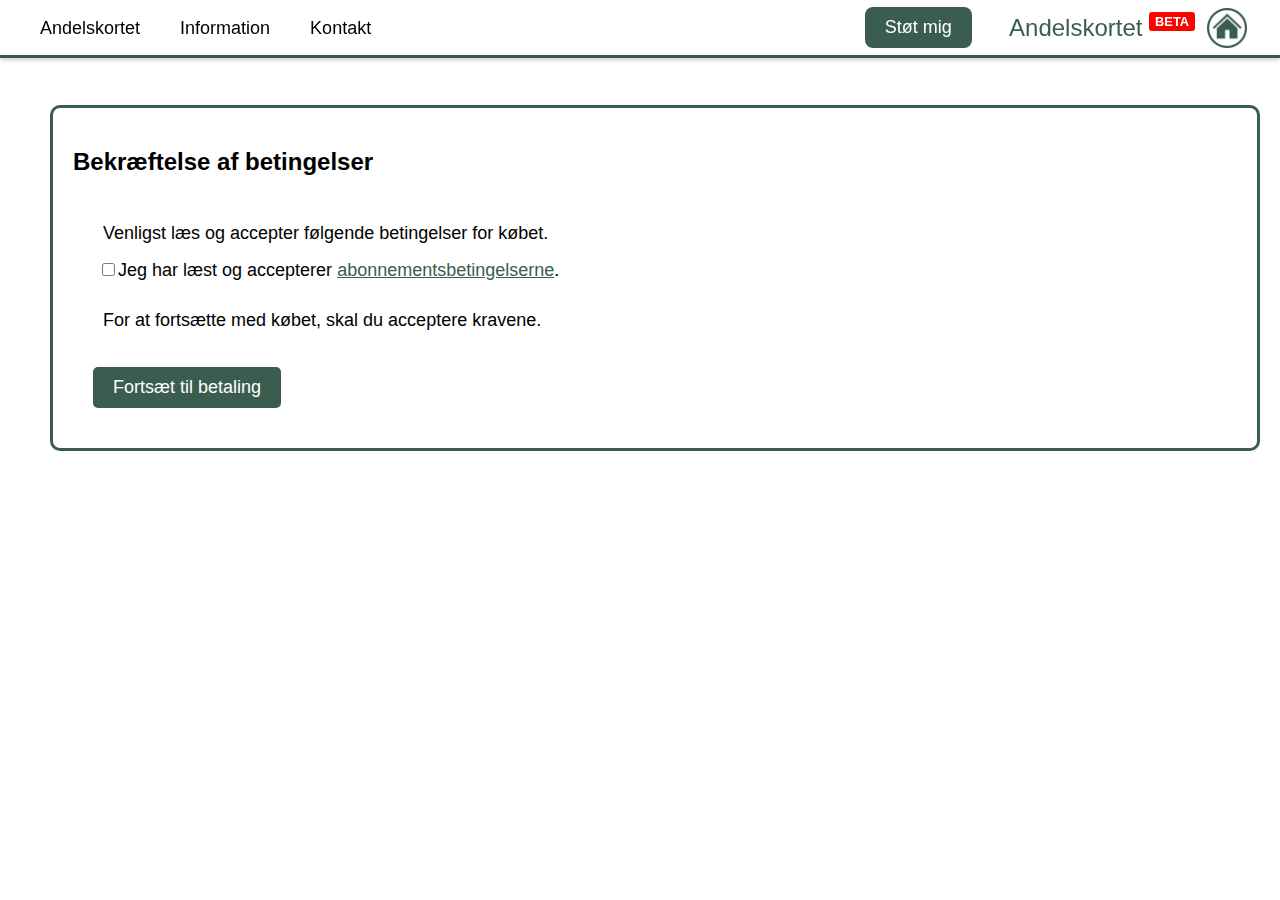
<file: adgang.html>
<!DOCTYPE html>
<html>
<head>
    <title>Andelskortet</title>
    <link rel="stylesheet" href="css/styles.css">
    <link rel="apple-touch-icon" sizes="180x180" href="resources/apple-touch-icon.png">
    <link rel="icon" type="image/png" sizes="32x32" href="resources/favicon-32x32.png">
    <link rel="icon" type="image/png" sizes="16x16" href="resources/favicon-16x16.png">
    <link rel="manifest" href="resources/site.webmanifest">
    <style>
        body {
            background-color: white;
            font-family: Arial, Helvetica, sans-serif;
        }

        .requirements-section {
            margin-top: 50px;
            margin-left: 50px;
            margin-right: 20px;
            padding: 20px;
            background-color: white;
            border: 3px solid rgb(58, 93, 80);
            border-radius: 10px;
        }

        .requirements-title {
            font-size: 24px;
            font-weight: bold;
            margin-bottom: 10px;
        }

        .requirements-text {
            font-family: Arial, Helvetica, sans-serif;
            /* margin-bottom: 10px; */
            line-height: 100%;
        }

        .requirements-check {
            font-family: Arial, Helvetica, sans-serif;
            padding-left: 25px;
            /* margin-bottom: 10px; */
        }

        .continue-button {
            background-color: rgb(58, 93, 80);
            color: white;
            border: none;
            border-radius: 5px;
            padding: 10px 20px;
            font-size: 18px;
            font-family: Arial, Helvetica, sans-serif;
            cursor: pointer;
            margin: 20px;
        }
        /* Beta label styling */
        .beta-label {
            font-family: Helvetica, sans-serif;
            font-size: 0.8rem;
            font-weight: bold;
            color: white;
            background-color: red;
            padding: 2px 6px;
            border-radius: 3px;
            vertical-align: top;
        }
    </style>
</head>

<!-- Google tag (gtag.js) -->
<script async src="https://www.googletagmanager.com/gtag/js?id=G-6B5E8KFFNB"></script>
<script>
  window.dataLayer = window.dataLayer || [];
  function gtag(){dataLayer.push(arguments);}
  gtag('js', new Date());

  gtag('config', 'G-6B5E8KFFNB');
</script>

<body>
    <nav>
        <ul>
            <li><a href="index.html" style="font-family: Helvetica;">Andelskortet</a></li>
            <li class="dropdown">
                <a href="#" style="font-family: Helvetica;">Information</a>
                <ul class="dropdown-menu">
                    <li><a href="/hvordan.html">Hvordan virker det?</a></li>
                    <li><a href="/hvor.html">Hvor kommer dataen fra?</a></li>
                </ul>
            </li>
            <li><a href="contact.html" style="font-family: Helvetica;">Kontakt</a></li>
        </ul>
        <a href="https://ko-fi.com/andelskortet" class="support-button" style="background-color: rgb(58, 93, 80); padding: 10px 20px; border-radius: 8px; color: white; text-decoration: none; font-family: Helvetica; margin-right: 3%;">Støt mig</a>

        <h1 style="font-family: Helvetica; font-weight: normal;">Andelskortet <span class="beta-label">BETA</span></h1>
        <img src="resources/grøn.png" style="width: auto; height: 35; padding: 3px; padding-left: 12px;">
    </nav>

    <div class="requirements-section">
        <h2 class="requirements-title">Bekræftelse af betingelser<br></h2>
        <p class="requirements-text"><br>Venligst læs og accepter følgende betingelser for købet.</p>
        <label class="requirements-check">
            <input type="checkbox" id="requirements-checkbox">Jeg har læst og accepterer <a href="handelsbetingelser.html" style="color: rgb(58, 93, 80);">abonnementsbetingelserne</a>.
        </label>
        <p class="requirements-text">
            For at fortsætte med købet, skal du acceptere kravene.
        </p>
        <button class="continue-button" onclick="validateRequirements()">Fortsæt til betaling</button>
    </div>

    <script>
        function validateRequirements() {
            const checkbox = document.getElementById('requirements-checkbox');
            if (checkbox.checked) {
                // Proceed with payment
                alert('Kravene er accepteret. Betaling kan fortsætte.');
            } else {
                alert('Du skal acceptere kravene for at fortsætte med betalingen.');
            }
        }
    </script>
</body>
</html>
</file>
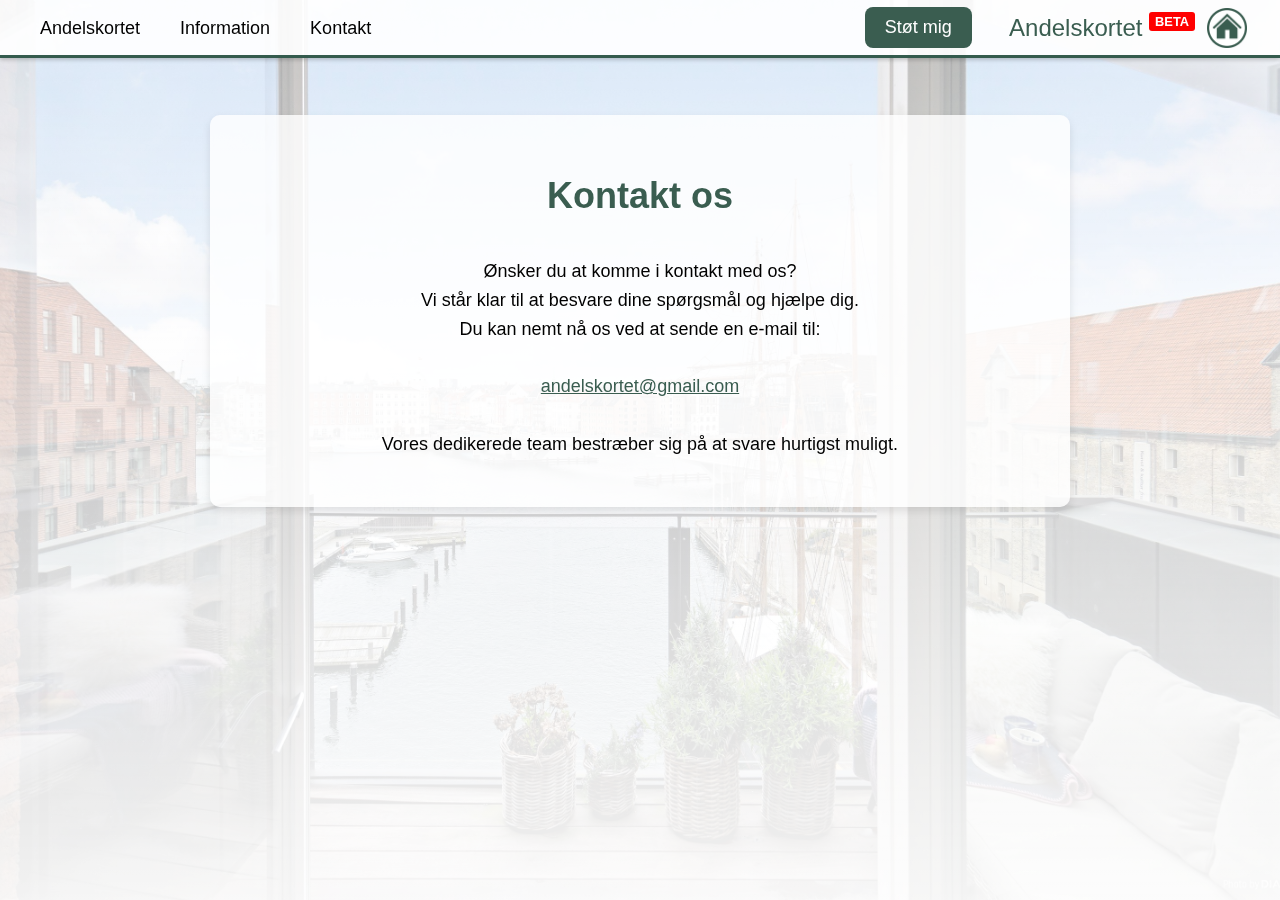
<file: contact.html>
<!DOCTYPE html>
<html>
<head>
    <title>Andelskortet</title>
    <link rel="stylesheet" href="css/styles.css">
    <link rel="apple-touch-icon" sizes="180x180" href="resources/apple-touch-icon.png">
    <link rel="icon" type="image/png" sizes="32x32" href="resources/favicon-32x32.png">
    <link rel="icon" type="image/png" sizes="16x16" href="resources/favicon-16x16.png">
    <link rel="manifest" href="resources/site.webmanifest">
    <style>
    
    body {
      background-image: url('resources/kontakt.jpg');
      background-size: cover;
      background-repeat: no-repeat;
      background-attachment: fixed;
      background-position: center center;
  }
  .container {
            max-width: 800px;
            margin: auto;
            padding: 30px;
            margin-top: 60px;
            background-color: rgba(255, 255, 255, 0.8);
            border-radius: 10px;
            box-shadow: 0 4px 8px rgba(0, 0, 0, 0.1);
        }
    h1{
      margin-top: 30px; /* Reduce space above the h1 */
      margin-bottom: 40px; /* Reduce space above the h1 */

    }
  /* Add a gradient overlay */
  body::before {
      content: "";
      position: fixed;
      top: 0;
      left: 0;
      width: 100%;
      height: 100%;
      background: linear-gradient(rgba(255, 255, 255, 0.65), rgba(255, 255, 255, 0.95));
      z-index: -1;
  }
  

        </style>
</head>
<!-- Google tag (gtag.js) -->
<script async src="https://www.googletagmanager.com/gtag/js?id=G-6B5E8KFFNB"></script>
<script>
  window.dataLayer = window.dataLayer || [];
  function gtag(){dataLayer.push(arguments);}
  gtag('js', new Date());

  gtag('config', 'G-6B5E8KFFNB');
</script>

<body>
  <nav>
    <ul>
        <li><a href="index.html" style="font-family: Helvetica;">Andelskortet</a></li>
        <li class="dropdown">
            <a href="#" style="font-family: Helvetica;">Information</a>
            <ul class="dropdown-menu">
                <li><a href="/hvordan.html">Hvordan virker det?</a></li>
                <li><a href="/hvor.html">Hvor kommer dataen fra?</a></li>
            </ul>
        </li>
        <li><a href="contact.html" style="font-family: Helvetica;">Kontakt</a></li>
    </ul>
    <a href="https://ko-fi.com/andelskortet" class="support-button" style="background-color: rgb(58, 93, 80); padding: 10px 20px; border-radius: 8px; color: white; text-decoration: none; font-family: Helvetica; margin-right: 3%;">Støt mig</a>

    <h1 style="font-family: Helvetica; font-weight: normal;">Andelskortet <span class="beta-label">BETA</span></h1>
    <img src="resources/grøn.png" style="width: auto; height: 35; padding: 3px; padding-left: 12px;">
</nav>

  <div class="container">

      <h1>Kontakt os</h1>

      <p style="text-align: center; line-height: 1.6;">
        Ønsker du at komme i kontakt med os?  <br> Vi står klar til at besvare dine spørgsmål og hjælpe dig. <br>  Du kan nemt nå os ved at sende en e-mail til: <br><br>
          <a href="mailto:andelskortet@gmail.com" style="color: rgb(58, 93, 80); font-style:bold;"> andelskortet@gmail.com</a> <br><br>
      
          Vores dedikerede team bestræber sig på at svare hurtigst muligt. <br>  
      </p>

  </div>
  </body>
</html>
</file>
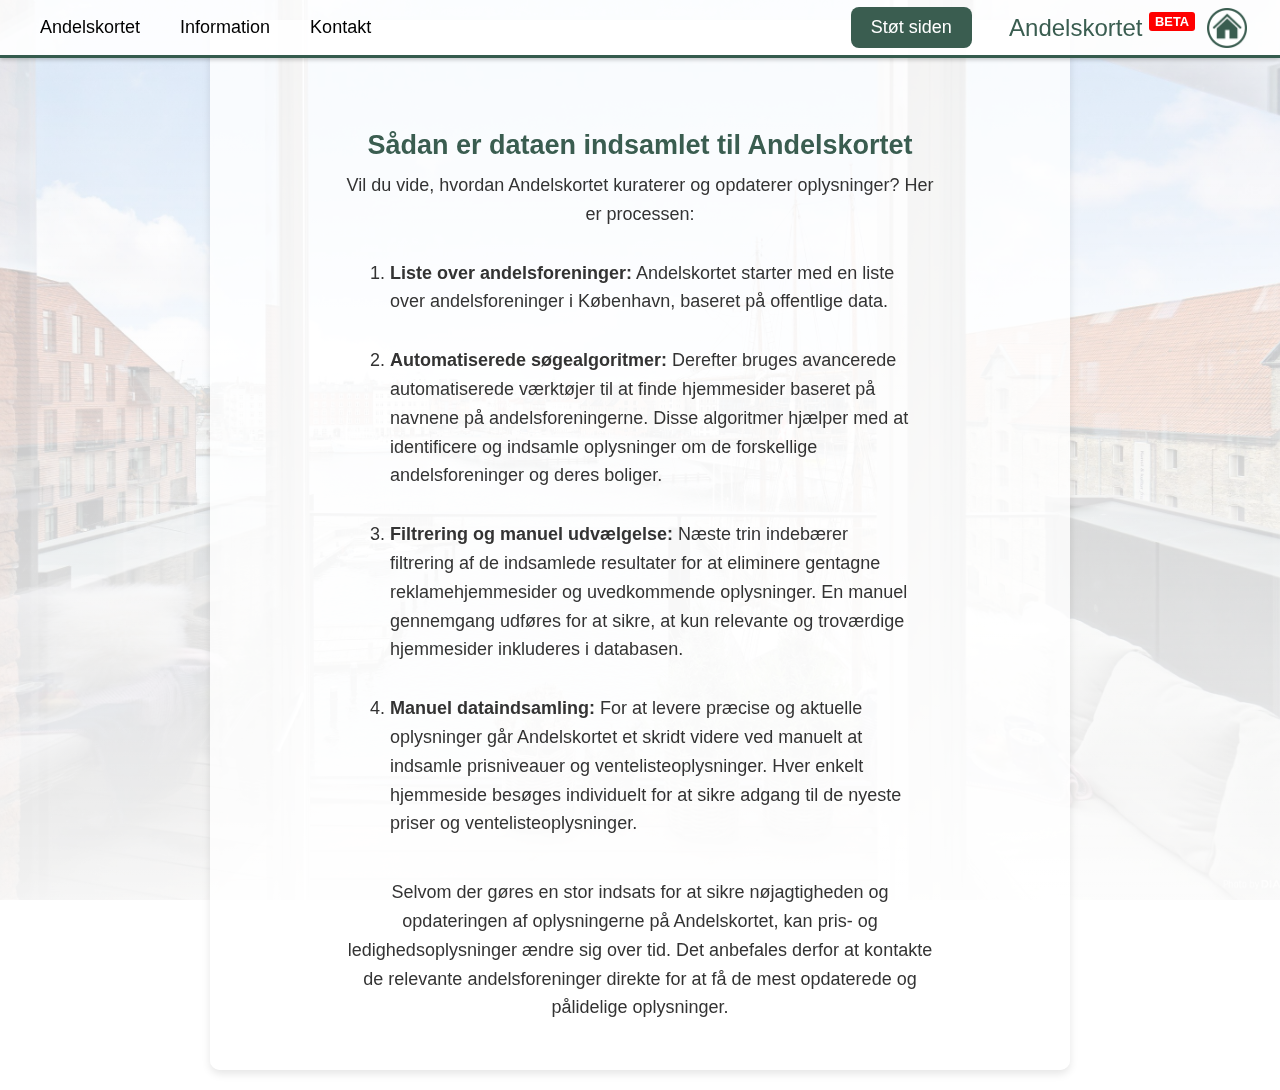
<file: hvor-kommer-dataen-fra.html>
<!DOCTYPE html>
<html>
<head>
    <title>Andelskortet</title>
    <link rel="stylesheet" href="css/styles.css">
    <link rel="apple-touch-icon" sizes="180x180" href="resources/apple-touch-icon.png">
    <link rel="icon" type="image/png" sizes="32x32" href="resources/favicon-32x32.png">
    <link rel="icon" type="image/png" sizes="16x16" href="resources/favicon-16x16.png">
    <link rel="manifest" href="resources/site.webmanifest">
    <script async src="https://pagead2.googlesyndication.com/pagead/js/adsbygoogle.js?client=ca-pub-9472244536659073" crossorigin="anonymous"></script>

    <style>
        
        body {
            background-image: url('resources/kontakt.jpg');
            background-size: cover;
            background-repeat: no-repeat;
            background-attachment: fixed;
            background-position: center center;
            font-family: Helvetica, sans-serif;
            margin: 0;
            padding: 20px;
            color: #333;
        }
        body::before {
            content: "";
            position: fixed;
            top: 0;
            left: 0;
            width: 100%;
            height: 100%;
            background: linear-gradient(rgba(255, 255, 255, 0.65), rgba(255, 255, 255, 0.95));
            z-index: -1;
        }
        .container {
            max-width: 800px;
            margin: auto;
            padding: 30px;
            background-color: rgba(255, 255, 255, 0.8);
            border-radius: 10px;
            box-shadow: 0 4px 8px rgba(0, 0, 0, 0.1);
        }
        @media (max-width: 600px) {
            .container {
                padding: 20px;
                margin: 10px;
            }
        }
        h1 {
            text-align: center;
            color: #3a5d50;
            font-size: 1.5em; /* Adjust font size to match h2 */
            margin-bottom: 10px;
        }
        h2 {
            text-align: center;
            color: #3a5d50;
            font-size: 1.2em; /* Smaller than h1 but not h3 */
        }
        p, ul, ol {
            line-height: 1.6;
            margin-top: 0;
            margin-bottom: 1em;
        }
        ul, ol {
            padding-left: 20px;
            margin-top: 0;
            margin-bottom: 0;
        }
        .extra-space {
            margin-bottom: 1.5em;
            margin-left: 1em;
            margin-right: 1em;
        }

    </style>
</head>
<!-- Google tag (gtag.js) -->
<script async src="https://www.googletagmanager.com/gtag/js?id=G-6B5E8KFFNB"></script>
<script>
  window.dataLayer = window.dataLayer || [];
  function gtag(){dataLayer.push(arguments);}
  gtag('js', new Date());

  gtag('config', 'G-6B5E8KFFNB');
</script>

<body>
  <nav>
    <ul>
        <li><a href="index.html" style="font-family: Helvetica;">Andelskortet</a></li>
        <li class="dropdown">
            <a href="#" style="font-family: Helvetica;">Information</a>
            <ul class="dropdown-menu">
                <li><a href="/hvordan-virker-det.html">Hvordan virker det?</a></li>
                <li><a href="/hvor-kommer-dataen-fra.html">Hvor kommer dataen fra?</a></li>
            </ul>
        </li>
        <li><a href="kontakt.html" style="font-family: Helvetica;">Kontakt</a></li>
    </ul>
    <a href="https://buy.stripe.com/eVa2aA3Ig2It4AEbII" class="support-button" style="background-color: rgb(58, 93, 80); padding: 10px 20px; border-radius: 8px; color: white; text-decoration: none; font-family: Helvetica; margin-right: 3%;">Støt siden</a>

    <h1 style="font-family: Helvetica; font-weight: normal;">Andelskortet <span class="beta-label">BETA</span></h1>
    <img src="resources/grøn.png" style="width: auto; height: 35; padding: 3px; padding-left: 12px;">
</nav>

  <div class="container">
    <h1>Sådan er dataen indsamlet til Andelskortet</h1>
    <p style="line-height: 1.6; text-align: center; margin-left: 100px; margin-right: 100px;">
      Vil du vide, hvordan Andelskortet kuraterer og opdaterer oplysninger? Her er processen:
    </p>
    <ol style="line-height: 1.6; text-align: left; margin-left: 100px; margin-right: 100px;">
      <li>
        <strong>Liste over andelsforeninger:</strong> Andelskortet starter med en liste over andelsforeninger i København, baseret på offentlige data.
      </li>
      <li>
        <strong>Automatiserede søgealgoritmer:</strong> Derefter bruges avancerede automatiserede værktøjer til at finde hjemmesider baseret på navnene på andelsforeningerne. Disse algoritmer hjælper med at identificere og indsamle oplysninger om de forskellige andelsforeninger og deres boliger.
      </li>
      <li>
        <strong>Filtrering og manuel udvælgelse:</strong> Næste trin indebærer filtrering af de indsamlede resultater for at eliminere gentagne reklamehjemmesider og uvedkommende oplysninger. En manuel gennemgang udføres for at sikre, at kun relevante og troværdige hjemmesider inkluderes i databasen.
      </li>
      <li>
        <strong>Manuel dataindsamling:</strong> For at levere præcise og aktuelle oplysninger går Andelskortet et skridt videre ved manuelt at indsamle prisniveauer og ventelisteoplysninger. Hver enkelt hjemmeside besøges individuelt for at sikre adgang til de nyeste priser og ventelisteoplysninger.
      </li>
      </ol>
      <p style="line-height: 1.6; text-align: center; margin-left: 100px; margin-right: 100px; margin-top: 40px;">
        Selvom der gøres en stor indsats for at sikre nøjagtigheden og opdateringen af oplysningerne på Andelskortet, kan pris- og ledighedsoplysninger ændre sig over tid. Det anbefales derfor at kontakte de relevante andelsforeninger direkte for at få de mest opdaterede og pålidelige oplysninger.
      </p>
      
    </p>
  </div>
</body>
</html>
</file>
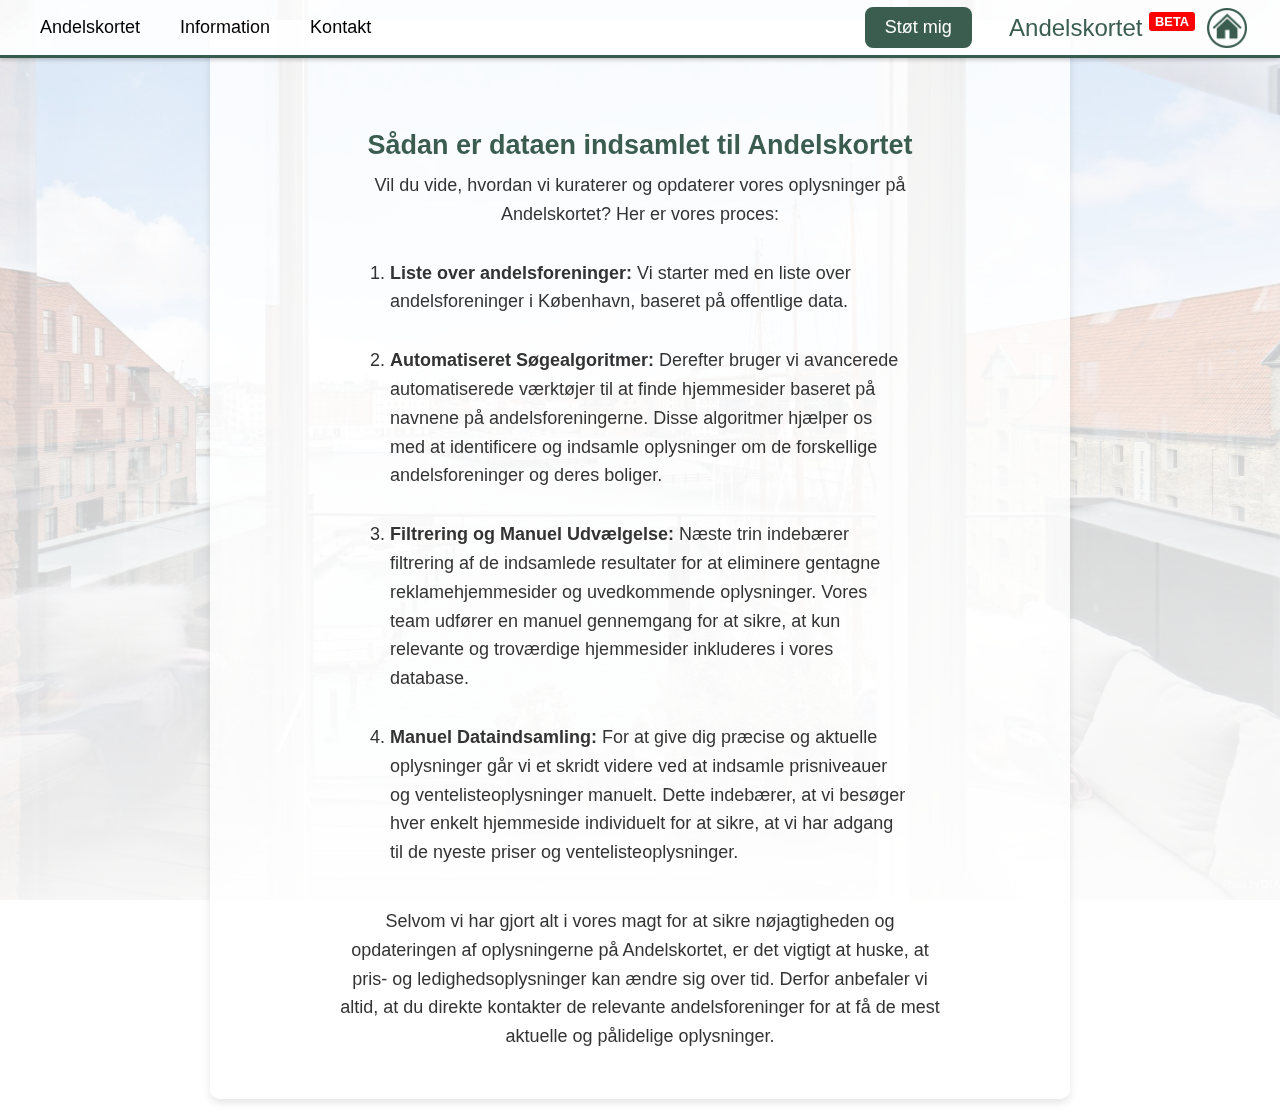
<file: hvor.html>
<!DOCTYPE html>
<html>
<head>
    <title>Andelskortet</title>
    <link rel="stylesheet" href="css/styles.css">
    <link rel="apple-touch-icon" sizes="180x180" href="resources/apple-touch-icon.png">
    <link rel="icon" type="image/png" sizes="32x32" href="resources/favicon-32x32.png">
    <link rel="icon" type="image/png" sizes="16x16" href="resources/favicon-16x16.png">
    <link rel="manifest" href="resources/site.webmanifest">
    <style>
        
        body {
            background-image: url('resources/kontakt.jpg');
            background-size: cover;
            background-repeat: no-repeat;
            background-attachment: fixed;
            background-position: center center;
            font-family: Helvetica, sans-serif;
            margin: 0;
            padding: 20px;
            color: #333;
        }
        body::before {
            content: "";
            position: fixed;
            top: 0;
            left: 0;
            width: 100%;
            height: 100%;
            background: linear-gradient(rgba(255, 255, 255, 0.65), rgba(255, 255, 255, 0.95));
            z-index: -1;
        }
        .container {
            max-width: 800px;
            margin: auto;
            padding: 30px;
            background-color: rgba(255, 255, 255, 0.8);
            border-radius: 10px;
            box-shadow: 0 4px 8px rgba(0, 0, 0, 0.1);
        }
        @media (max-width: 600px) {
            .container {
                padding: 20px;
                margin: 10px;
            }
        }
        h1 {
            text-align: center;
            color: #3a5d50;
            font-size: 1.5em; /* Adjust font size to match h2 */
            margin-bottom: 10px;
        }
        h2 {
            text-align: center;
            color: #3a5d50;
            font-size: 1.2em; /* Smaller than h1 but not h3 */
        }
        p, ul, ol {
            line-height: 1.6;
            margin-top: 0;
            margin-bottom: 1em;
        }
        ul, ol {
            padding-left: 20px;
            margin-top: 0;
            margin-bottom: 0;
        }
        .extra-space {
            margin-bottom: 1.5em;
            margin-left: 1em;
            margin-right: 1em;
        }

    </style>
</head>
<!-- Google tag (gtag.js) -->
<script async src="https://www.googletagmanager.com/gtag/js?id=G-6B5E8KFFNB"></script>
<script>
  window.dataLayer = window.dataLayer || [];
  function gtag(){dataLayer.push(arguments);}
  gtag('js', new Date());

  gtag('config', 'G-6B5E8KFFNB');
</script>

<body>
  <nav>
    <ul>
        <li><a href="index.html" style="font-family: Helvetica;">Andelskortet</a></li>
        <li class="dropdown">
            <a href="#" style="font-family: Helvetica;">Information</a>
            <ul class="dropdown-menu">
                <li><a href="/hvordan.html">Hvordan virker det?</a></li>
                <li><a href="/hvor.html">Hvor kommer dataen fra?</a></li>
            </ul>
        </li>
        <li><a href="contact.html" style="font-family: Helvetica;">Kontakt</a></li>
    </ul>
    <a href="https://ko-fi.com/andelskortet" class="support-button" style="background-color: rgb(58, 93, 80); padding: 10px 20px; border-radius: 8px; color: white; text-decoration: none; font-family: Helvetica; margin-right: 3%;">Støt mig</a>

    <h1 style="font-family: Helvetica; font-weight: normal;">Andelskortet <span class="beta-label">BETA</span></h1>
    <img src="resources/grøn.png" style="width: auto; height: 35; padding: 3px; padding-left: 12px;">
</nav>

  <div class="container">
    <h1>Sådan er dataen indsamlet til Andelskortet</h1>
    <p style="line-height: 1.6; text-align: center; margin-left: 100px; margin-right: 100px;">
      Vil du vide, hvordan vi kuraterer og opdaterer vores oplysninger på Andelskortet? Her er vores proces:
    </p>
    <ol style="line-height: 1.6; text-align: left; margin-left: 100px; margin-right: 100px;">
      <li>
        <strong>Liste over andelsforeninger:</strong> Vi starter med en liste over andelsforeninger i København, baseret på offentlige data.
      </li>
      <li>
        <strong>Automatiseret Søgealgoritmer:</strong> Derefter bruger vi avancerede automatiserede værktøjer til at finde hjemmesider baseret på navnene på andelsforeningerne. Disse algoritmer hjælper os med at identificere og indsamle oplysninger om de forskellige andelsforeninger og deres boliger.
      </li>
      <li>
        <strong>Filtrering og Manuel Udvælgelse:</strong> Næste trin indebærer filtrering af de indsamlede resultater for at eliminere gentagne reklamehjemmesider og uvedkommende oplysninger. Vores team udfører en manuel gennemgang for at sikre, at kun relevante og troværdige hjemmesider inkluderes i vores database.
      </li>
      <li>
        <strong>Manuel Dataindsamling:</strong> For at give dig præcise og aktuelle oplysninger går vi et skridt videre ved at indsamle prisniveauer og ventelisteoplysninger manuelt. Dette indebærer, at vi besøger hver enkelt hjemmeside individuelt for at sikre, at vi har adgang til de nyeste priser og ventelisteoplysninger.
      </li>
    </ol>
    <p style="line-height: 1.6; text-align: center; margin-left: 100px; margin-right: 100px; margin-top: 40px;">
      Selvom vi har gjort alt i vores magt for at sikre nøjagtigheden og opdateringen af oplysningerne på Andelskortet, er det vigtigt at huske, at pris- og ledighedsoplysninger kan ændre sig over tid. Derfor anbefaler vi altid, at du direkte kontakter de relevante andelsforeninger for at få de mest aktuelle og pålidelige oplysninger.
    </p>
  </div>
</body>
</html>
</file>
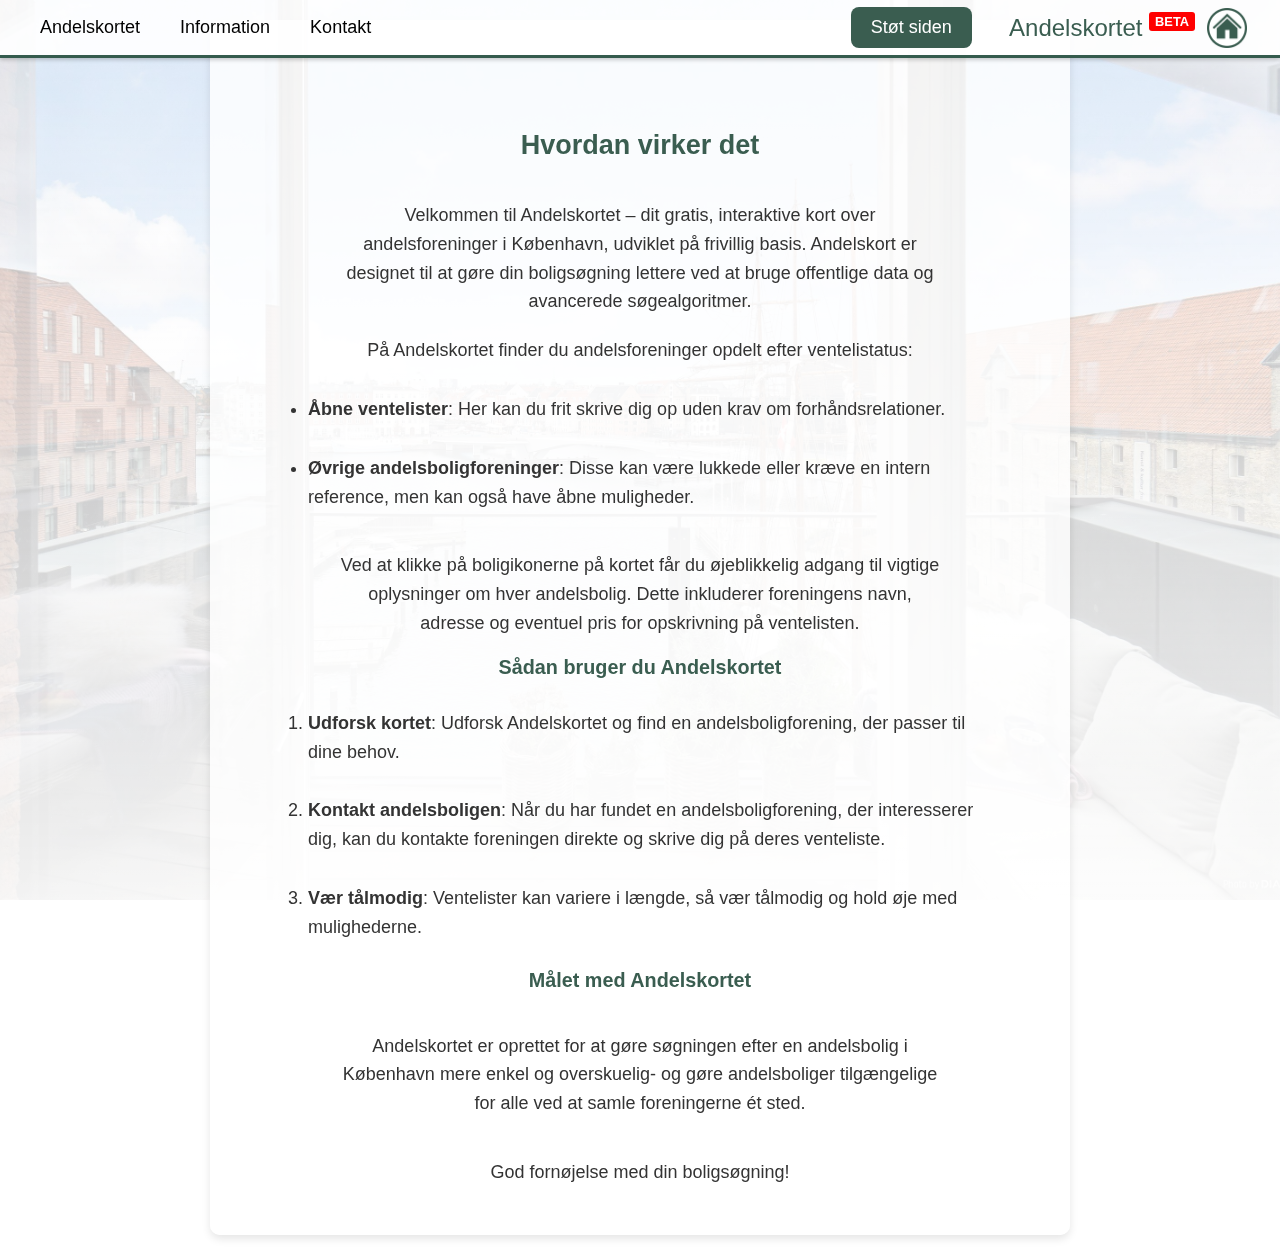
<file: hvordan-virker-det.html>
<!DOCTYPE html>
<html>
<head>
    <title>Andelskortet</title>
    <link rel="stylesheet" href="css/styles.css">
    <link rel="apple-touch-icon" sizes="180x180" href="resources/apple-touch-icon.png">
    <link rel="icon" type="image/png" sizes="32x32" href="resources/favicon-32x32.png">
    <link rel="icon" type="image/png" sizes="16x16" href="resources/favicon-16x16.png">
    <link rel="manifest" href="resources/site.webmanifest">
    <script async src="https://pagead2.googlesyndication.com/pagead/js/adsbygoogle.js?client=ca-pub-9472244536659073" crossorigin="anonymous"></script>

    <style>
      
        body {
            background-image: url('resources/kontakt.jpg');
            background-size: cover;
            background-repeat: no-repeat;
            background-attachment: fixed;
            background-position: center center;
            font-family: Helvetica, sans-serif;
            margin: 0;
            padding: 20px;
            color: #333;
        }
        body::before {
            content: "";
            position: fixed;
            top: 0;
            left: 0;
            width: 100%;
            height: 100%;
            background: linear-gradient(rgba(255, 255, 255, 0.65), rgba(255, 255, 255, 0.95));
            z-index: -1;
        }
        .container {
            max-width: 800px;
            margin: auto;
            padding: 30px;
            background-color: rgba(255, 255, 255, 0.8);
            border-radius: 10px;
            box-shadow: 0 4px 8px rgba(0, 0, 0, 0.1);
        }
        @media (max-width: 600px) {
            .container {
                padding: 20px;
                margin: 10px;
            }
        }
        h1 {
            text-align: center;
            color: #3a5d50;
            margin-bottom: 10px;
            font-size: 1.5em; /* Adjust font size to match h2 */
        }
        h2 {
            text-align: center;
            color: #3a5d50;
            font-size: 1.1em; /* Smaller than h1 but not h3 */
        }
        p, ul, ol {
            line-height: 1.6;
            margin-top: 0;
            margin-bottom: 1em;
        }
        ul, ol {
            padding-left: 20px;
            margin-top: 0;
            margin-bottom: 0;
        }
        .extra-space {
            margin-bottom: 1.5em;
            margin-left: 1em;
            margin-right: 1em;
        }
    </style>
</head>
<body>
    <nav>
        <ul>
            <li><a href="index.html" style="font-family: Helvetica;">Andelskortet</a></li>
            <li class="dropdown">
                <a href="#" style="font-family: Helvetica;">Information</a>
                <ul class="dropdown-menu">
                    <li><a href="/hvordan-virker-det.html">Hvordan virker det?</a></li>
                    <li><a href="/hvor-kommer-dataen-fra.html">Hvor kommer dataen fra?</a></li>
                </ul>
            </li>
            <li><a href="kontakt.html" style="font-family: Helvetica;">Kontakt</a></li>
        </ul>
        <a href="https://buy.stripe.com/eVa2aA3Ig2It4AEbII" class="support-button" style="background-color: rgb(58, 93, 80); padding: 10px 20px; border-radius: 8px; color: white; text-decoration: none; font-family: Helvetica; margin-right: 3%;">Støt siden</a>

        <h1 style="font-family: Helvetica; font-weight: normal;">Andelskortet <span class="beta-label">BETA</span></h1>
        <img src="resources/grøn.png" style="width: auto; height: 35; padding: 3px; padding-left: 12px;">
    </nav>

<div class="container">
  <h1>Hvordan virker det</h1>
  <p style="line-height: 1.6; text-align: center; margin-left: 100px; margin-right: 100px; margin-top: 40px;">
    Velkommen til Andelskortet – dit gratis, interaktive kort over andelsforeninger i København, udviklet på frivillig basis. Andelskort er designet til at gøre din boligsøgning lettere ved at bruge offentlige data og avancerede søgealgoritmer.</p>

    <p style="line-height: 1.6; text-align: center; margin-left: 100px; margin-right: 100px; margin-top: 20px;">
        På Andelskortet finder du andelsforeninger opdelt efter ventelistatus:</p>
  <ul class="extra-space">
      <li><strong>Åbne ventelister</strong>: Her kan du frit skrive dig op uden krav om forhåndsrelationer.</li>
      <li><strong>Øvrige andelsboligforeninger</strong>: Disse kan være lukkede eller kræve en intern reference, men kan også have åbne muligheder.</li>
  </ul>
  <p style="line-height: 1.6; text-align: center; margin-left: 100px; margin-right: 100px; margin-top: 40px;">
    Ved at klikke på boligikonerne på kortet får du øjeblikkelig adgang til vigtige oplysninger om hver andelsbolig. Dette inkluderer foreningens navn, adresse og eventuel pris for opskrivning på ventelisten.</p>

  <h2>Sådan bruger du Andelskortet</h2>
  <ol class="extra-space">
      <li><strong>Udforsk kortet</strong>: Udforsk Andelskortet og find en andelsboligforening, der passer til dine behov. </li>
      <li><strong>Kontakt andelsboligen</strong>: Når du har fundet en andelsboligforening, der interesserer dig, kan du kontakte foreningen direkte og skrive dig på deres venteliste.</li>
      <li><strong>Vær tålmodig</strong>: Ventelister kan variere i længde, så vær tålmodig og hold øje med mulighederne.</li>
  </ol>
  
  <h2>Målet med Andelskortet</h2>
  <p style="line-height: 1.6; text-align: center; margin-left: 100px; margin-right: 100px; margin-top: 40px;">
    Andelskortet er oprettet for at gøre søgningen efter en andelsbolig i København mere enkel og overskuelig- og gøre andelsboliger tilgængelige for alle ved at samle foreningerne ét sted. 
  </p>
  <p style="line-height: 1.6; text-align: center; margin-left: 100px; margin-right: 100px; margin-top: 40px;">
    God fornøjelse med din boligsøgning!
  </p>
  
</div>
</body>
</html>
</file>
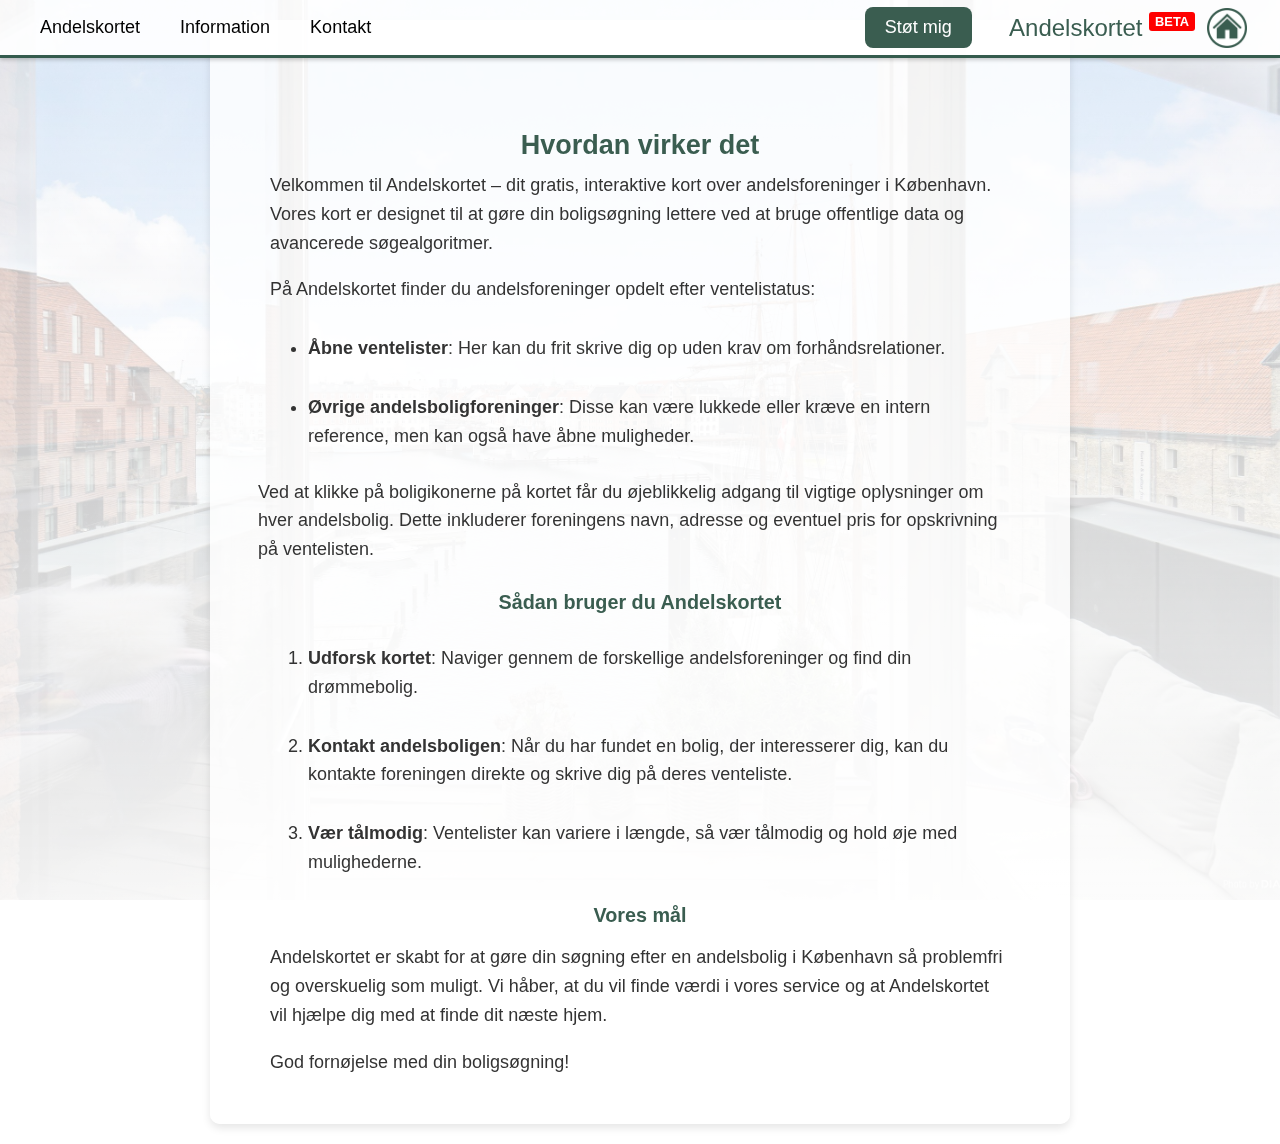
<file: hvordan.html>
<!DOCTYPE html>
<html>
<head>
    <title>Andelskortet</title>
    <link rel="stylesheet" href="css/styles.css">
    <link rel="apple-touch-icon" sizes="180x180" href="resources/apple-touch-icon.png">
    <link rel="icon" type="image/png" sizes="32x32" href="resources/favicon-32x32.png">
    <link rel="icon" type="image/png" sizes="16x16" href="resources/favicon-16x16.png">
    <link rel="manifest" href="resources/site.webmanifest">
    <style>
      
        body {
            background-image: url('resources/kontakt.jpg');
            background-size: cover;
            background-repeat: no-repeat;
            background-attachment: fixed;
            background-position: center center;
            font-family: Helvetica, sans-serif;
            margin: 0;
            padding: 20px;
            color: #333;
        }
        body::before {
            content: "";
            position: fixed;
            top: 0;
            left: 0;
            width: 100%;
            height: 100%;
            background: linear-gradient(rgba(255, 255, 255, 0.65), rgba(255, 255, 255, 0.95));
            z-index: -1;
        }
        .container {
            max-width: 800px;
            margin: auto;
            padding: 30px;
            background-color: rgba(255, 255, 255, 0.8);
            border-radius: 10px;
            box-shadow: 0 4px 8px rgba(0, 0, 0, 0.1);
        }
        @media (max-width: 600px) {
            .container {
                padding: 20px;
                margin: 10px;
            }
        }
        h1 {
            text-align: center;
            color: #3a5d50;
            margin-bottom: 10px;
            font-size: 1.5em; /* Adjust font size to match h2 */
        }
        h2 {
            text-align: center;
            color: #3a5d50;
            font-size: 1.1em; /* Smaller than h1 but not h3 */
        }
        p, ul, ol {
            line-height: 1.6;
            margin-top: 0;
            margin-bottom: 1em;
        }
        ul, ol {
            padding-left: 20px;
            margin-top: 0;
            margin-bottom: 0;
        }
        .extra-space {
            margin-bottom: 1.5em;
            margin-left: 1em;
            margin-right: 1em;
        }
    </style>
</head>
<body>
    <nav>
        <ul>
            <li><a href="index.html" style="font-family: Helvetica;">Andelskortet</a></li>
            <li class="dropdown">
                <a href="#" style="font-family: Helvetica;">Information</a>
                <ul class="dropdown-menu">
                    <li><a href="/hvordan.html">Hvordan virker det?</a></li>
                    <li><a href="/hvor.html">Hvor kommer dataen fra?</a></li>
                </ul>
            </li>
            <li><a href="contact.html" style="font-family: Helvetica;">Kontakt</a></li>
        </ul>
        <a href="https://ko-fi.com/andelskortet" class="support-button" style="background-color: rgb(58, 93, 80); padding: 10px 20px; border-radius: 8px; color: white; text-decoration: none; font-family: Helvetica; margin-right: 3%;">Støt mig</a>

        <h1 style="font-family: Helvetica; font-weight: normal;">Andelskortet <span class="beta-label">BETA</span></h1>
        <img src="resources/grøn.png" style="width: auto; height: 35; padding: 3px; padding-left: 12px;">
    </nav>

<div class="container">
  <h1>Hvordan virker det</h1>
  <p style="align-items: center;">Velkommen til Andelskortet – dit gratis, interaktive kort over andelsforeninger i København. Vores kort er designet til at gøre din boligsøgning lettere ved at bruge offentlige data og avancerede søgealgoritmer.</p>
  
  <p>På Andelskortet finder du andelsforeninger opdelt efter ventelistatus:</p>
  <ul class="extra-space">
      <li><strong>Åbne ventelister</strong>: Her kan du frit skrive dig op uden krav om forhåndsrelationer.</li>
      <li><strong>Øvrige andelsboligforeninger</strong>: Disse kan være lukkede eller kræve en intern reference, men kan også have åbne muligheder.</li>
  </ul>
  <p class="extra-space">Ved at klikke på boligikonerne på kortet får du øjeblikkelig adgang til vigtige oplysninger om hver andelsbolig. Dette inkluderer foreningens navn, adresse og eventuel pris for opskrivning på ventelisten.</p>

  <h2>Sådan bruger du Andelskortet</h2>
  <ol class="extra-space">
      <li><strong>Udforsk kortet</strong>: Naviger gennem de forskellige andelsforeninger og find din drømmebolig.</li>
      <li><strong>Kontakt andelsboligen</strong>: Når du har fundet en bolig, der interesserer dig, kan du kontakte foreningen direkte og skrive dig på deres venteliste.</li>
      <li><strong>Vær tålmodig</strong>: Ventelister kan variere i længde, så vær tålmodig og hold øje med mulighederne.</li>
  </ol>

  <h2>Vores mål</h2>
  <p>Andelskortet er skabt for at gøre din søgning efter en andelsbolig i København så problemfri og overskuelig som muligt. Vi håber, at du vil finde værdi i vores service og at Andelskortet vil hjælpe dig med at finde dit næste hjem.</p>

  <p>God fornøjelse med din boligsøgning!</p>
</div>
</body>
</html>
</file>
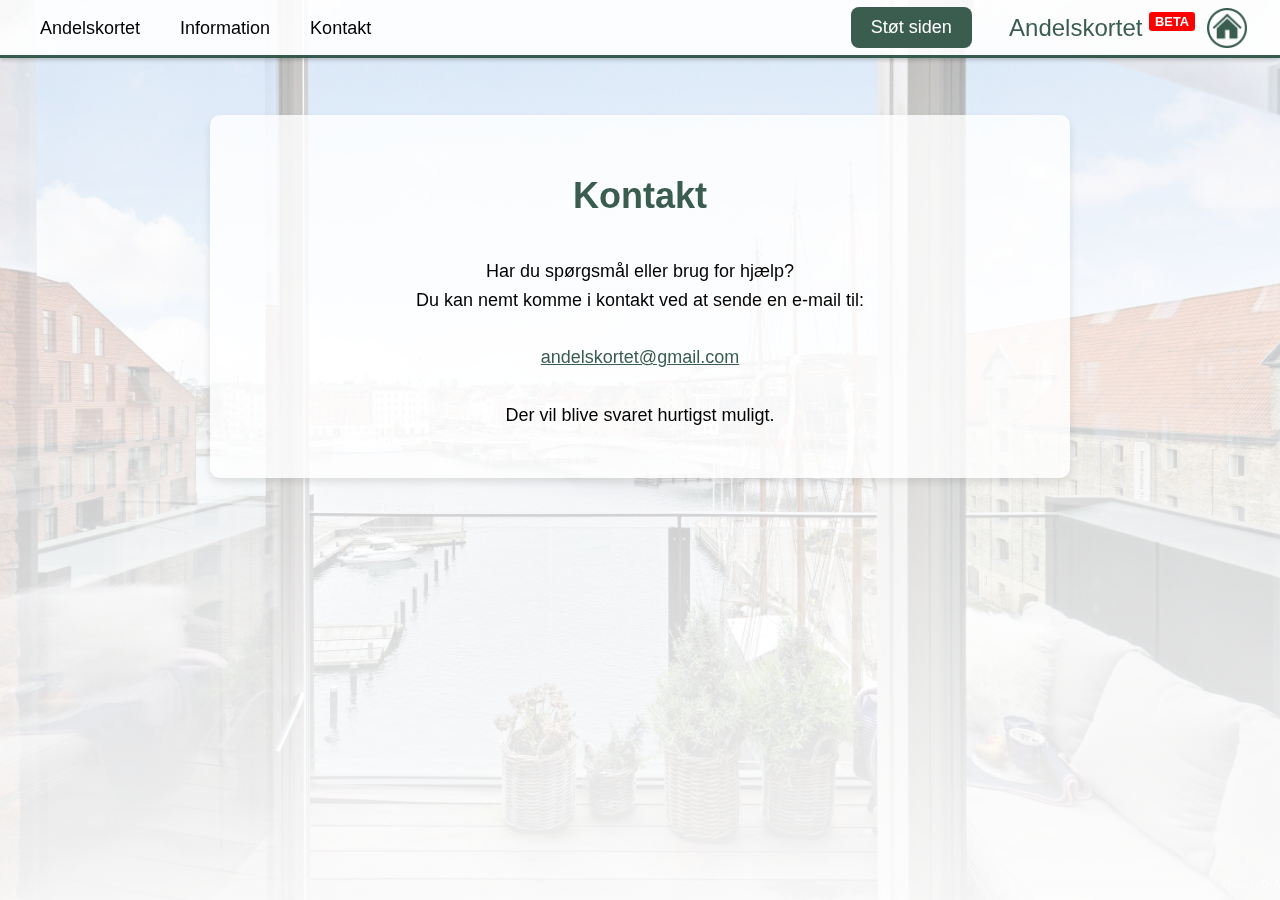
<file: kontakt.html>
<!DOCTYPE html>
<html>
<head>
    <title>Andelskortet</title>
    <link rel="stylesheet" href="css/styles.css">
    <link rel="apple-touch-icon" sizes="180x180" href="resources/apple-touch-icon.png">
    <link rel="icon" type="image/png" sizes="32x32" href="resources/favicon-32x32.png">
    <link rel="icon" type="image/png" sizes="16x16" href="resources/favicon-16x16.png">
    <link rel="manifest" href="resources/site.webmanifest">
    <script async src="https://pagead2.googlesyndication.com/pagead/js/adsbygoogle.js?client=ca-pub-9472244536659073" crossorigin="anonymous"></script>

    <style>

      
    
    body {
      background-image: url('resources/kontakt.jpg');
      background-size: cover;
      background-repeat: no-repeat;
      background-attachment: fixed;
      background-position: center center;
  }
  .container {
            max-width: 800px;
            margin: auto;
            padding: 30px;
            margin-top: 60px;
            background-color: rgba(255, 255, 255, 0.8);
            border-radius: 10px;
            box-shadow: 0 4px 8px rgba(0, 0, 0, 0.1);
        }
    h1{
      margin-top: 30px; /* Reduce space above the h1 */
      margin-bottom: 40px; /* Reduce space above the h1 */

    }
  /* Add a gradient overlay */
  body::before {
      content: "";
      position: fixed;
      top: 0;
      left: 0;
      width: 100%;
      height: 100%;
      background: linear-gradient(rgba(255, 255, 255, 0.65), rgba(255, 255, 255, 0.95));
      z-index: -1;
  }
  

        </style>
</head>
<!-- Google tag (gtag.js) -->
<script async src="https://www.googletagmanager.com/gtag/js?id=G-6B5E8KFFNB"></script>
<script>
  window.dataLayer = window.dataLayer || [];
  function gtag(){dataLayer.push(arguments);}
  gtag('js', new Date());

  gtag('config', 'G-6B5E8KFFNB');
</script>

<body>
  <nav>
    <ul>
        <li><a href="index.html" style="font-family: Helvetica;">Andelskortet</a></li>
        <li class="dropdown">
            <a href="#" style="font-family: Helvetica;">Information</a>
            <ul class="dropdown-menu">
                <li><a href="/hvordan-virker-det.html">Hvordan virker det?</a></li>
                <li><a href="/hvor-kommer-dataen-fra.html">Hvor kommer dataen fra?</a></li>
            </ul>
        </li>
        <li><a href="kontakt.html" style="font-family: Helvetica;">Kontakt</a></li>
    </ul>
    <a href="https://buy.stripe.com/eVa2aA3Ig2It4AEbII" class="support-button" style="background-color: rgb(58, 93, 80); padding: 10px 20px; border-radius: 8px; color: white; text-decoration: none; font-family: Helvetica; margin-right: 3%;">Støt siden</a>

    <h1 style="font-family: Helvetica; font-weight: normal;">Andelskortet <span class="beta-label">BETA</span></h1>
    <img src="resources/grøn.png" style="width: auto; height: 35; padding: 3px; padding-left: 12px;">
</nav>

  <div class="container">
    <h1>Kontakt</h1>

    <p style="text-align: center; line-height: 1.6;">
      Har du spørgsmål eller brug for hjælp? <br> Du kan nemt komme i kontakt ved at sende en e-mail til: <br><br>
      <a href="mailto:andelskortet@gmail.com" style="color: rgb(58, 93, 80); font-style: bold;">andelskortet@gmail.com</a> <br><br>
      
      Der vil blive svaret hurtigst muligt. <br>  
    </p>
    

  </div>
  </body>
</html>
</file>
<file: css/styles.css>
body {
    font-family: Helvetica, sans-serif;
    font-size: 18px;
    margin: 300px;
    padding: 100;
    margin-left: 100;
    margin-right: 100;
  }
  
   ul {
    font-family: Helvetica, sans-serif;
    margin: 80px;
    line-height: 40px;
    
  }

  li, p  {
    font-family: Helvetica, sans-serif;
    margin-left: 30px;
    margin-right: 30px;
    margin-top: 30px;
 }


  h1 {
    font-family: Helvetica, sans-serif;
    margin: 80px;
    text-align: center;
    color: rgb(58, 93, 80);
  }
  

.dropdown-menu {
    display: none;
    position: absolute;
    /* top: 55px; */
    /* height: 80px; */
    background-color: rgba(255, 255, 255, 0.9);
    /* border: 3px solid rgba(1, 50, 32, 0.8);
    border-top: 3px solid rgba(255, 255, 255, 1); */
    box-shadow: 0 2px 4px rgba(0, 0, 0, 0.2);
    
    }
    
    .dropdown:hover .dropdown-menu {
    display: block;
    }
    
    .dropdown-menu li {
    display: block;
    padding: 6px;

    }
    
    body {
    font-family: Helvetica, sans-serif;
    margin: 0;
    padding: 0;
    padding-top: 55px;
    }
    
    nav {
    background-color: rgba(255, 255, 255, 0.9);
    border-bottom: 3px solid rgba(1, 50, 32, 0.8);
    box-shadow: 0 2px 4px rgba(0, 0, 0, 0.2);
    display: flex;
    align-items: center;
    height: 55px;
    padding: 0 20px;
    position: fixed;
    top: 0;
    left: 0;
    right: 0;
    z-index: 1;
    }
    
    nav img {
    height: 40px;
    margin-right: 10px;
    }
    
    nav h1 {
    margin: 0;
    font-size: 24px;
    }
    
    nav ul {
    list-style: none;
    margin: 0;
    padding: 0;
    display: flex;
    flex-direction: row;
    align-items: center;
    justify-content: flex-start;
    flex: 1;
    }
    
    nav li {
    margin: 0 10px;
    }
    
    nav a {
    color: #000;
    text-decoration: none;
    font-size: 18px;
    display: inline-block;
    padding: 10px;
    transition: color 0.3s ease-in-out;
    }
    
    nav a:hover {
    color: rgb(58, 93, 80);
    }

    #map {
    position: absolute;
    top: 0;
    height: calc(100vh);
    width: 100%;
    z-index: -1;
    }
    
    .logo {
    height: 10px;
    width: 10px;
    display: flex;
    align-items: center;
    font-weight: bold;
    color: #333333;
    }
        /* Beta label styling */
        .beta-label {
          font-family: Helvetica, sans-serif;
          font-size: 0.8rem;
          font-weight: bold;
          color: white;
          background-color: red;
          padding: 2px 6px;
          border-radius: 3px;
          vertical-align: top;
      }
    .logo img {
    height: 10px;
    width: 10px;
    margin-right: 10px;
    border-radius: 0%;
    object-fit: cover;
    }
    
    .logo h1 {
    font-size: 18px;
    font-weight: bold;
    margin: 0 10px 0 0;
    }
</file>
